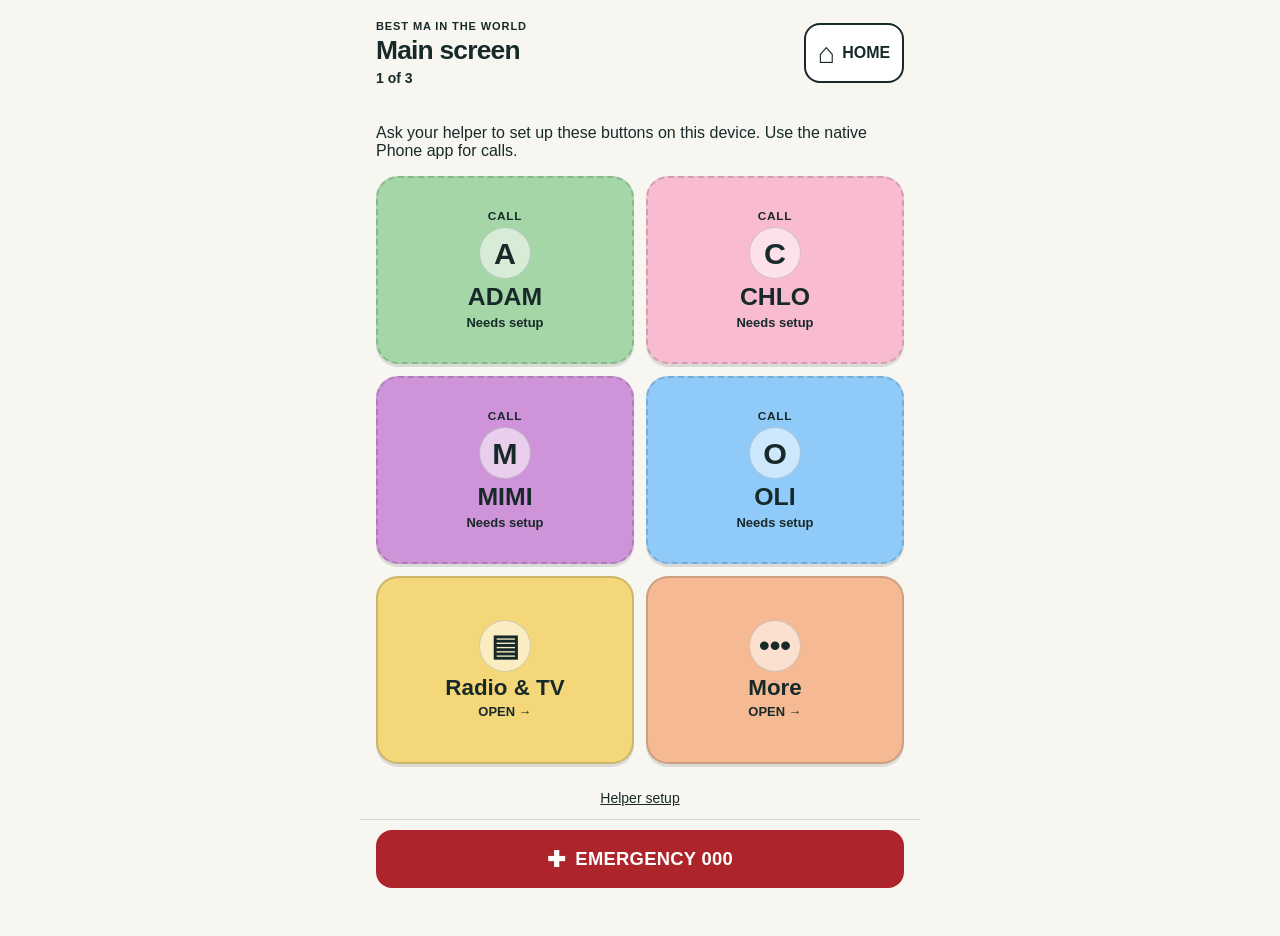
<file: index.html>
<!doctype html>
<html lang="en-AU">
<head>
  <meta charset="utf-8">
  <meta name="viewport" content="width=device-width,initial-scale=1,viewport-fit=cover">
  <meta name="apple-mobile-web-app-capable" content="yes">
  <meta name="apple-mobile-web-app-status-bar-style" content="default">
  <meta name="apple-mobile-web-app-title" content="MA Phone">
  <meta name="theme-color" content="#f7f6f0">
  <meta name="robots" content="noindex,nofollow,noarchive">
  <meta name="referrer" content="no-referrer">
  <title>MA Phone — BEST MA IN THE WORLD</title>
  <link rel="apple-touch-icon" href="apple-touch-icon.png">
  <link rel="manifest" href="manifest.json">
  <link rel="stylesheet" href="styles.css">
  <script src="app.js" defer></script>
</head>
<body>
  <div class="app">
    <header class="topbar">
      <div><p class="eyebrow">BEST MA IN THE WORLD</p><h1 id="screen-title" tabindex="-1">Main screen</h1><p id="page-count" class="page-count">1 of 3</p></div>
      <button id="home" class="home" type="button" aria-label="Home — main screen"><span aria-hidden="true">⌂</span> HOME</button>
    </header>
    <main id="main" aria-labelledby="screen-title">
      <p id="load-status" role="status">Opening Ma’s phone…</p>
      <div id="tiles" class="tiles"></div>
      <p id="screen-note" class="screen-note"></p>
      <p id="connection" role="status" class="connection" hidden></p>
    </main>
    <section id="helper-panel" class="helper-panel" hidden aria-labelledby="helper-title">
      <h2 id="helper-title" tabindex="-1">Set up this device</h2>
      <p>A trusted helper does this once. Ma does not need a password or login.</p>
      <p>Choose the private JSON profile prepared from Ma’s checked contacts. It stays in this app’s browser storage. Clearing that storage or changing the site address needs setup again. Keep native Phone available.</p>
      <label for="profile-file">Private profile file</label>
      <input id="profile-file" type="file" accept="application/json,.json">
      <label class="profile-check"><input id="profile-ack" type="checkbox"> I checked the destinations with Ma and kept a private backup.</label>
      <button id="profile-save" type="button">SAVE ON THIS DEVICE</button>
      <p id="profile-status" role="status"></p>
      <p>Only import a profile from your trusted helper. To replace settings, import a checked replacement. To disable calls, import the public blank template.</p>
    </section>
    <button id="helper-open" class="helper-open" type="button">Helper setup</button>
    <footer class="footer"><button id="emergency" type="button" class="emergency"><span aria-hidden="true">✚</span> EMERGENCY 000</button></footer>
  </div>
  <div id="modal" class="modal" role="dialog" aria-modal="true" aria-labelledby="dialog-title" aria-describedby="dialog-description" hidden>
    <div class="dialog">
      <p id="dialog-kicker" class="eyebrow"></p><h2 id="dialog-title"></h2><p id="dialog-description"></p>
      <div class="dialog-actions"><button id="cancel" type="button" class="cancel">GO BACK</button><a id="confirm" class="confirm" hidden></a></div>
      <button id="dialog-home" type="button" class="dialog-home">HOME — MAIN SCREEN</button>
    </div>
  </div>
  <noscript><p class="noscript">Ma’s launcher needs JavaScript. Use the native Phone app for calls and emergency access.</p></noscript>
</body>
</html>
</file>
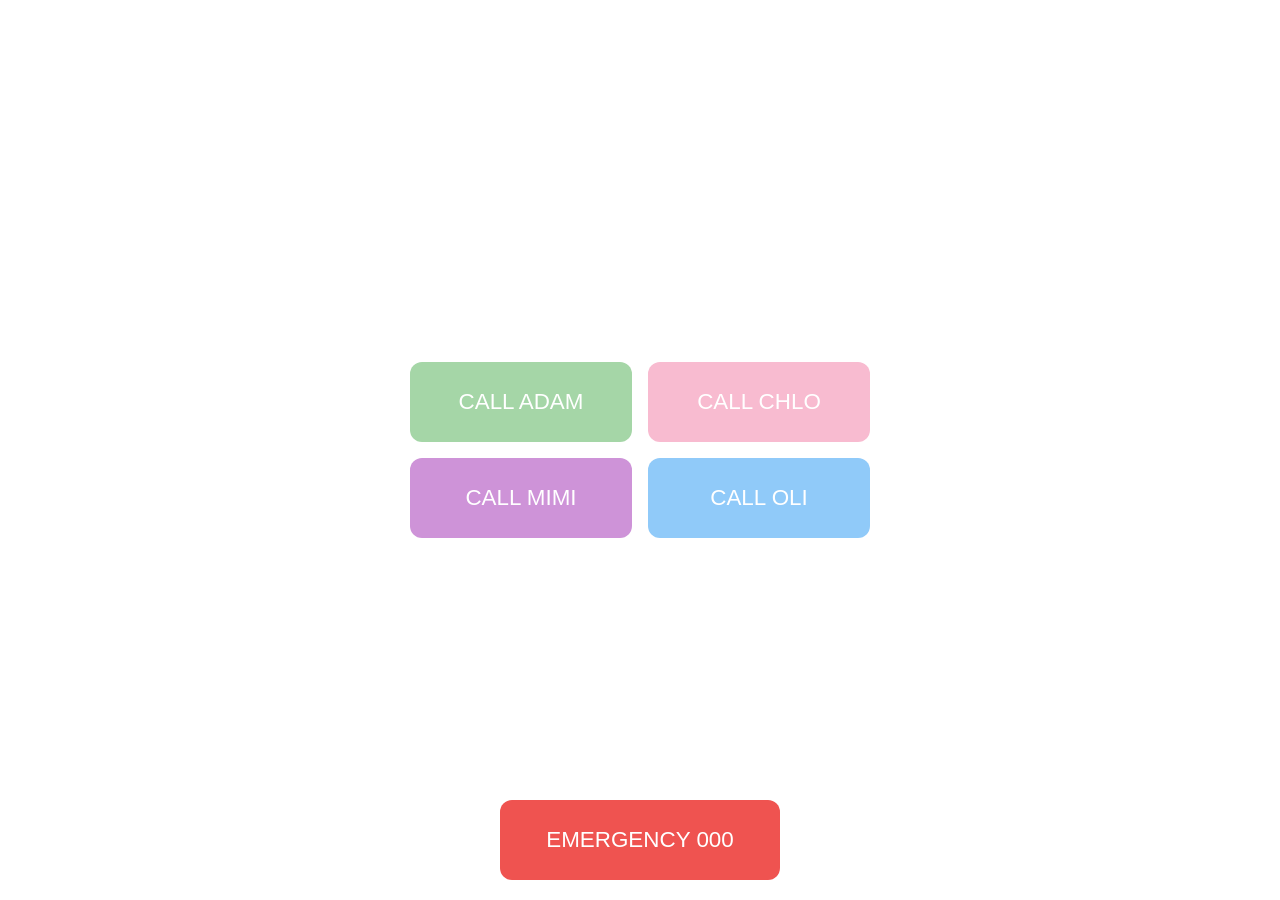
<file: archive/index.original.html>
<!DOCTYPE html>
<html lang="en">
<head>
  <meta charset="UTF-8">
  <meta name="viewport" content="width=device-width, initial-scale=1.0, user-scalable=no">
  <title>BEST MA IN THE WORLD</title>

  <!-- Enable standalone (app-like) mode on iOS -->
  <meta name="apple-mobile-web-app-capable" content="yes">
  <meta name="apple-mobile-web-app-status-bar-style" content="default">
  <meta name="apple-mobile-web-app-title" content="MA Phone">

  <!-- Icons for iOS and manifest for other platforms -->
  <link rel="apple-touch-icon" href="apple-touch-icon.png">
  <link rel="manifest" href="manifest.json">

  <!-- Theme colors -->
  <meta name="theme-color" content="#8CCFAF">
  <meta name="background-color" content="#FFFFFF">

  <style>
    :root {
      /* Pastel colours for each contact */
      --adam-color: #A5D6A7;      /* soft green */
      --chlo-color: #F8BBD0;     /* soft pink */
      --mimi-color: #CE93D8;      /* soft purple */
      --oli-color: #90CAF9;       /* soft blue */
      --emergency-color: #EF5350; /* bright red */
    }
    * {
      box-sizing: border-box;
    }
    body {
      margin: 0;
      padding: 0;
      font-family: -apple-system, BlinkMacSystemFont, 'Segoe UI', Roboto, Oxygen,
                   Ubuntu, Cantarell, 'Open Sans', 'Helvetica Neue', sans-serif;
      background: #FFFFFF;
      display: flex;
      flex-direction: column;
      align-items: center;
      justify-content: center;
      min-height: 100vh;
    }
    .container {
      display: grid;
      grid-template-columns: 1fr 1fr;
      gap: 16px;
      width: 100%;
      max-width: 500px;
      padding: 20px;
    }
    a.button {
      display: flex;
      align-items: center;
      justify-content: center;
      text-decoration: none;
      color: #FFFFFF;
      font-size: 1.4em;
      border-radius: 12px;
      padding: 20px;
      height: 80px;
      transition: opacity 0.2s ease;
    }
    a.button:active {
      opacity: 0.7;
    }
    /* Individual button colours */
    #adam { background: var(--adam-color); }
    #chloe { background: var(--chlo-color); }
    #mimi { background: var(--mimi-color); }
    #oli { background: var(--oli-color); }
    /* Emergency button styling */
    #emergency {
      background: var(--emergency-color);
      position: fixed;
      bottom: 20px;
      right: 20px;
      left: 20px;
      max-width: 280px;
      margin: 0 auto;
      width: calc(100% - 40px);
    }
  </style>
</head>
<body>
  <div class="container">
    <!-- Personal phone numbers redacted; do not deploy this historical launcher. -->
    <a href="tel:REDACTED" id="adam" class="button">CALL ADAM</a>
    <a href="tel:REDACTED" id="chloe" class="button">CALL CHLO</a>
    <a href="tel:REDACTED" id="mimi" class="button">CALL MIMI</a>
    <a href="tel:REDACTED" id="oli" class="button">CALL OLI</a>
  </div>
  <a href="tel:000" id="emergency" class="button">EMERGENCY 000</a>
</body>
</html>
</file>
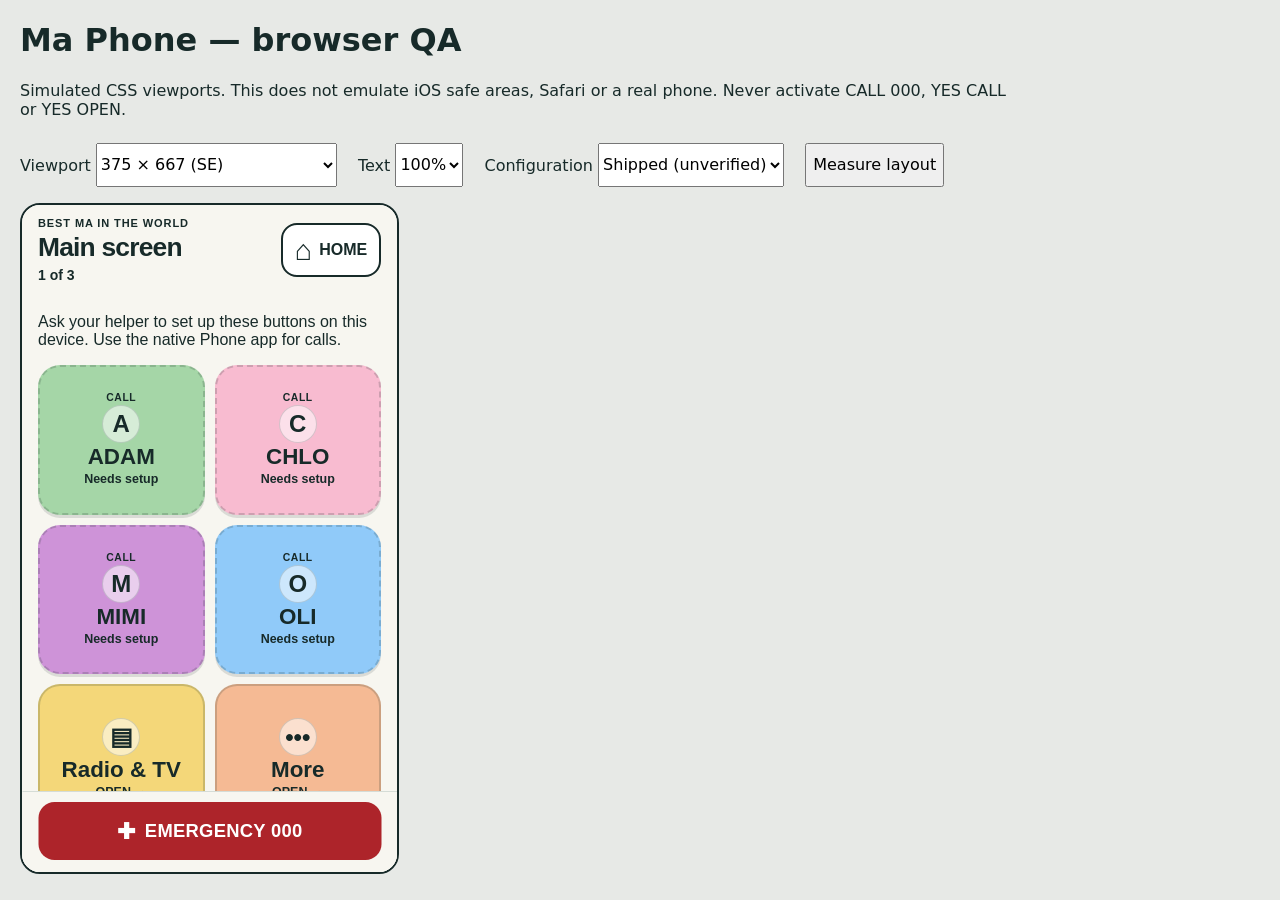
<file: tests/viewport.html>
<!doctype html><html lang="en"><meta charset="utf-8"><title>Ma Phone — viewport QA</title>
<style>body{font:16px system-ui;background:#e7e9e6;color:#172a29;margin:20px}label{display:inline-block;margin:8px 16px 16px 0}select,button{font:inherit;min-height:44px}iframe{border:2px solid #172a29;border-radius:20px;background:white;display:block}pre{white-space:pre-wrap;max-width:700px}header{max-width:1000px}</style>
<header><h1>Ma Phone — browser QA</h1><p>Simulated CSS viewports. This does not emulate iOS safe areas, Safari or a real phone. Never activate CALL 000, YES CALL or YES OPEN.</p>
<label>Viewport <select id="size"><option value="375,667">375 × 667 (SE)</option><option value="320,568">320 × 568 (small)</option><option value="375,548">375 × 548 (browser space)</option><option value="390,844">390 × 844</option><option value="430,932">430 × 932</option><option value="667,375">667 × 375 (landscape)</option></select></label>
<label>Text <select id="text"><option value="100">100%</option><option value="200">200%</option></select></label>
<label>Configuration <select id="mode"><option value="../../">Shipped (unverified)</option><option value="verified/">Verified fixture</option><option value="invalid/">Invalid fixture</option><option value="missing/">Missing fixture</option></select></label>
<button id="inspect">Measure layout</button></header>
<iframe id="phone" title="Simulated Ma Phone" src="../../" width="375" height="667"></iframe><pre id="report"></pre>
<script>
const phone=document.getElementById('phone'),size=document.getElementById('size'),text=document.getElementById('text'),mode=document.getElementById('mode');
function resize(){const [w,h]=size.value.split(',');phone.width=w;phone.height=h;}
function font(){phone.contentDocument.documentElement.style.fontSize=text.value+'%';}
size.onchange=resize;text.onchange=font;mode.onchange=()=>phone.src=mode.value;phone.onload=font;
document.getElementById('inspect').onclick=()=>{
const d=phone.contentDocument,w=phone.contentWindow,rect=e=>{const r=e.getBoundingClientRect();return {x:r.x,y:r.y,w:r.width,h:r.height};};
const tiles=[...d.querySelectorAll('.tile')].map(e=>({label:e.getAttribute('aria-label'),...rect(e)}));
const small=[...d.querySelectorAll('button,a[href]')].filter(e=>e.getClientRects().length).filter(e=>{const r=e.getBoundingClientRect();return r.width<44||r.height<44;}).map(e=>e.textContent);
document.getElementById('report').textContent=JSON.stringify({viewport:[w.innerWidth,w.innerHeight],text:text.value+'%',horizontalOverflow:d.documentElement.scrollWidth>w.innerWidth,documentHeight:d.documentElement.scrollHeight,footer:rect(d.querySelector('.footer')),tiles,controlsUnder44:small},null,2);
};resize();
</script></html>
</file>
<file: styles.css>
:root{color-scheme:light;--ink:#172a29;--paper:#f7f6f0;--green:#a5d6a7;--pink:#f8bbd0;--purple:#ce93d8;--blue:#90caf9;--yellow:#f4d779;--peach:#f5ba94;--red:#ad242a;--line:#d5dcd6;font-family:-apple-system,BlinkMacSystemFont,"Segoe UI",sans-serif;color:var(--ink);background:var(--paper);font-size:100%}
*{box-sizing:border-box}body{margin:0}button,a{-webkit-tap-highlight-color:transparent;touch-action:manipulation}button{font:inherit;color:inherit;cursor:pointer}button:focus-visible,a:focus-visible{outline:4px solid #103c83;outline-offset:4px}button:active,a:active{filter:brightness(.9)}[hidden]{display:none!important}
.app{width:100%;max-width:560px;min-height:100vh;min-height:100svh;margin:auto;padding:calc(14px + env(safe-area-inset-top)) 16px calc(6rem + 20px + env(safe-area-inset-bottom))}.topbar{position:sticky;top:0;z-index:3;background:var(--paper);padding:6px 0;display:flex;align-items:center;justify-content:space-between;gap:10px;margin-bottom:16px}.eyebrow{font-size:.69rem;font-weight:800;letter-spacing:.08em;margin:0 0 4px}h1{font-size:1.65rem;line-height:1.1;letter-spacing:-.03em;margin:0}.page-count{margin:5px 0 0;font-size:.875rem;font-weight:600}.home{min-width:100px;min-height:60px;border:2px solid var(--ink);border-radius:16px;background:#fff;font-size:1rem;font-weight:850;display:flex;align-items:center;justify-content:center;gap:7px;flex-shrink:0}.home span{font-size:1.8rem;line-height:1}
.tiles{display:grid;grid-template-columns:repeat(2,minmax(0,1fr));gap:12px}.tile{border:2px solid rgba(23,42,41,.19);border-radius:22px;background:var(--tile-color);min-height:clamp(136px,calc((100svh - 234px)/3),188px);padding:12px 8px;display:flex;flex-direction:column;align-items:center;justify-content:center;gap:4px;text-align:center;overflow-wrap:anywhere;box-shadow:0 3px 0 rgba(23,42,41,.13)}.tile .portrait{width:52px;height:52px;border-radius:50%;display:grid;place-items:center;background:#ffffff8c;border:1px solid rgba(23,42,41,.17);font-size:1.9rem;font-weight:750;flex-shrink:0}.portrait img{width:100%;height:100%;object-fit:cover;border-radius:50%}.tile .verb{font-size:.74rem;font-weight:800;letter-spacing:.06em}.tile .label{font-size:1.55rem;font-weight:850;line-height:1.1}.tile .state{font-size:.81rem;font-weight:650;line-height:1.25}.tile[data-ready="false"]{border-style:dashed}.tile[data-kind="screen"] .label{font-size:1.4rem}.screen-note{font-size:1rem;line-height:1.4;margin:18px 2px 0}.screen-note:empty{display:none}.connection{border:2px solid var(--line);padding:12px;border-radius:12px;font-size:1rem;line-height:1.4}.footer{position:fixed;z-index:2;bottom:0;left:50%;transform:translateX(-50%);width:100%;max-width:560px;padding:10px 16px calc(12px + env(safe-area-inset-bottom));background:var(--paper);border-top:1px solid var(--line)}.emergency{display:flex;align-items:center;justify-content:center;gap:10px;width:100%;min-height:58px;border:0;border-radius:16px;background:var(--red);color:white;font-size:1.15rem;font-weight:850;letter-spacing:.015em}.emergency span{font-size:1.4rem}
.modal{position:fixed;inset:0;z-index:10;display:flex;align-items:center;justify-content:center;padding:calc(16px + env(safe-area-inset-top)) 16px calc(16px + env(safe-area-inset-bottom));background:#102321b8;overflow:auto}.dialog{background:var(--paper);border:2px solid var(--ink);border-radius:24px;padding:24px;width:100%;max-width:440px;max-height:100%;overflow:auto;box-shadow:0 16px 60px #0004}h2{font-size:1.9rem;line-height:1.1;margin:8px 0 16px;overflow-wrap:anywhere}.dialog p:not(.eyebrow){font-size:1.15rem;line-height:1.45;white-space:pre-line;overflow-wrap:anywhere}.dialog-actions{display:flex;flex-direction:column;gap:16px;margin:24px 0}.dialog-actions button,.dialog-actions a{border:2px solid var(--ink);border-radius:16px;padding:18px 12px;min-height:62px;display:flex;align-items:center;justify-content:center;text-decoration:none;font-size:1.2rem;font-weight:850;text-align:center;overflow-wrap:anywhere}.cancel{background:#fff}.confirm{color:white;background:#194c3b}.confirm[data-emergency="true"]{background:var(--red)}.confirm[aria-disabled="true"]{opacity:.55}.dialog-home{display:block;width:100%;min-height:52px;background:transparent;border:0;text-decoration:underline;font-weight:750;font-size:1rem}.noscript{margin:20px;font-size:1.2rem}
@media(max-width:350px){.app{padding-left:12px;padding-right:12px}.eyebrow{font-size:.6rem}h1{font-size:1.4rem}.home{min-width:88px}.tiles{gap:10px}.tile{border-radius:18px;min-height:132px}.tile .portrait{width:44px;height:44px}.tile .label{font-size:1.35rem}.tile[data-kind="screen"] .label{font-size:1.25rem}}
@media(orientation:landscape) and (max-height:500px){.app{max-width:760px}.tiles{grid-template-columns:repeat(3,minmax(0,1fr))}.tile{min-height:136px}.footer{max-width:760px}}
@media(prefers-reduced-motion:no-preference){button,a{transition:filter .1s ease}}

@media(max-height:700px) and (orientation:portrait){.app{padding-top:calc(8px + env(safe-area-inset-top))}.topbar{margin-bottom:10px;padding:4px 0}.home{min-height:54px}.tiles{gap:10px}.tile{min-height:clamp(118px,calc((100svh - 218px)/3),160px);padding:8px;gap:2px}.tile .portrait{width:38px;height:38px;font-size:1.5rem}.tile .verb{font-size:.65rem}.tile .label{font-size:1.4rem}.tile .state{font-size:.78rem}}

@media(max-height:600px) and (orientation:portrait){.topbar .eyebrow{display:none}}
.topbar{flex-wrap:wrap}.topbar>div{min-width:0;flex:1 1 130px}h1{overflow-wrap:anywhere}.tile{-webkit-user-select:none;user-select:none;-webkit-touch-callout:none}#main{container-type:inline-size}
@container(max-width:12rem){.tiles{grid-template-columns:1fr}}
.helper-open{display:block;min-height:44px;margin:12px auto 0;border:0;background:transparent;text-decoration:underline;font-size:.875rem}.helper-panel{line-height:1.5}.helper-panel label{display:block;margin:20px 0 10px}.helper-panel input[type="file"]{max-width:100%;min-height:48px;font:inherit}.profile-check{padding:12px;border:2px solid var(--line);border-radius:12px}.profile-check input{width:24px;height:24px;vertical-align:middle}.helper-panel button{width:100%;min-height:60px;padding:12px;border:2px solid var(--ink);border-radius:16px;background:#194c3b;color:white;font-weight:800}
</file>
